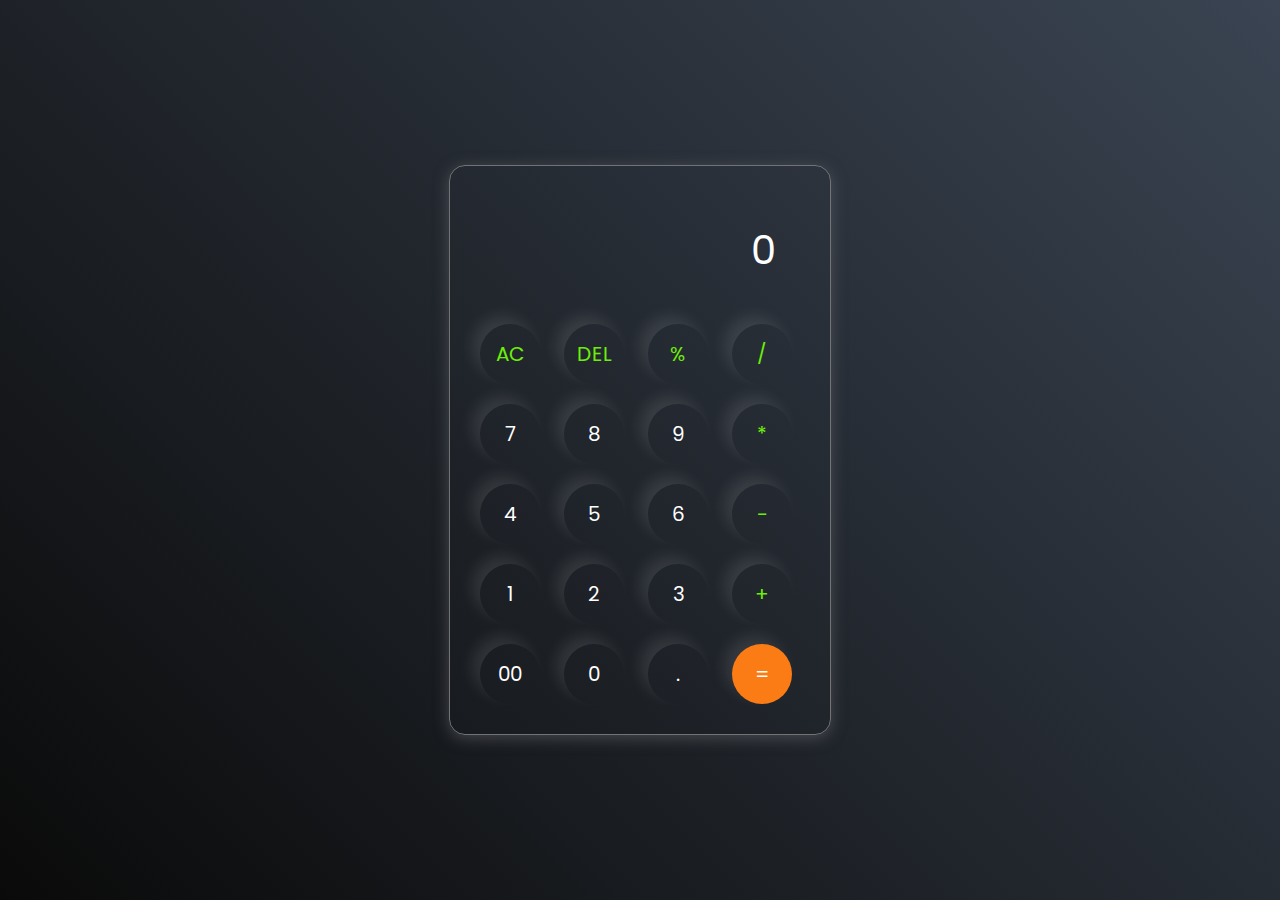
<file: calc.html>
<!DOCTYPE html>
<html lang="en">
  <head>
    <meta charset="UTF-8" />
    <meta http-equiv="X-UA-Compatible" content="IE=edge" />
    <meta name="viewport" content="width=device-width, initial-scale=1.0" />
    <link rel="stylesheet" href="calc.css" />
    <title>Calculator - By Code Traversal</title>
  </head>
  <body>
    <div class="container">
      <div class="calculator">
        <input type="text" id="inputBox" placeholder="0" />
        <div>
          <button class="button operator">AC</button>
          <button class="button operator">DEL</button>
          <button class="button operator">%</button>
          <button class="button operator">/</button>
        </div>
        <div>
          <button class="button">7</button>
          <button class="button">8</button>
          <button class="button">9</button>
          <button class="button operator">*</button>
        </div>
        <div>
          <button class="button">4</button>
          <button class="button">5</button>
          <button class="button">6</button>
          <button class="button operator">-</button>
        </div>
        <div>
          <button class="button">1</button>
          <button class="button">2</button>
          <button class="button">3</button>
          <button class="button operator">+</button>
        </div>

        <div>
          <button class="button">00</button>
          <button class="button">0</button>
          <button class="button">.</button>
          <button class="button equalBtn">=</button>
        </div>
      </div>
    </div>

    <script src="calc.js"></script>
  </body>
</html>
</file>
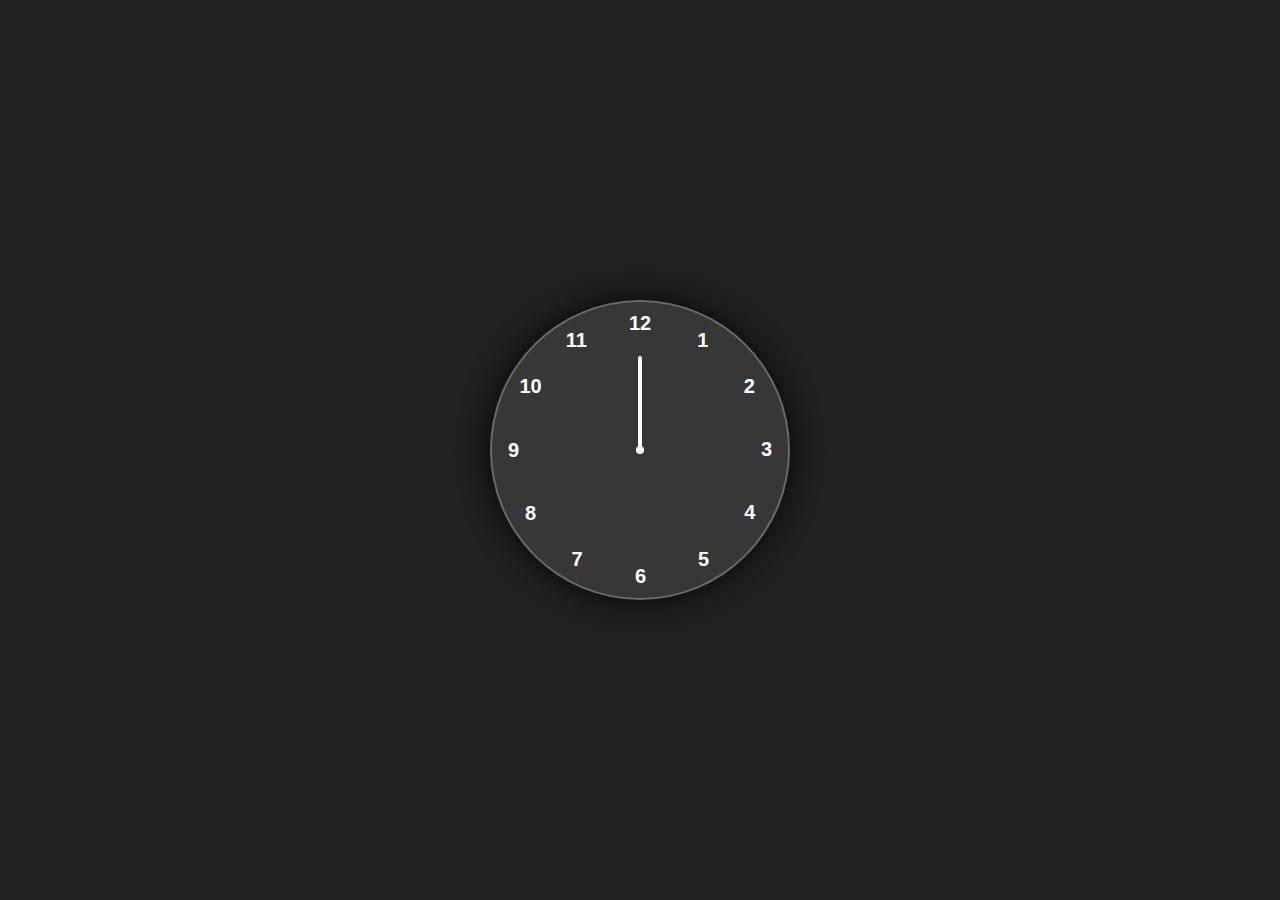
<file: clock.html>
<!DOCTYPE html>
<html lang="en">
  <head>
    <meta charset="UTF-8" />
    <meta http-equiv="X-UA-Compatible" content="IE=edge" />
    <meta name="viewport" content="width=device-width, initial-scale=1.0" />
    <link rel="stylesheet" href="clock.css" />
    <title>Analog Clock</title>
  </head>

  <body>
    <div class="container">
      <div class="clock">
        <div style="--clr: #ff3d58; --h: 74px" id="hour" class="hand">
          <i></i>
        </div>
        <div style="--clr: #00a6ff; --h: 84px" id="min" class="hand">
          <i></i>
        </div>
        <div style="--clr: #ffffff; --h: 94px" id="sec" class="hand">
          <i></i>
        </div>

        <span style="--i: 1"><b>1</b></span>
        <span style="--i: 2"><b>2</b></span>
        <span style="--i: 3"><b>3</b></span>
        <span style="--i: 4"><b>4</b></span>
        <span style="--i: 5"><b>5</b></span>
        <span style="--i: 6"><b>6</b></span>
        <span style="--i: 7"><b>7</b></span>
        <span style="--i: 8"><b>8</b></span>
        <span style="--i: 9"><b>9</b></span>
        <span style="--i: 10"><b>10</b></span>
        <span style="--i: 11"><b>11</b></span>
        <span style="--i: 12"><b>12</b></span>
      </div>
    </div>

    <script src="clock.js"></script>
  </body>
</html>
</file>
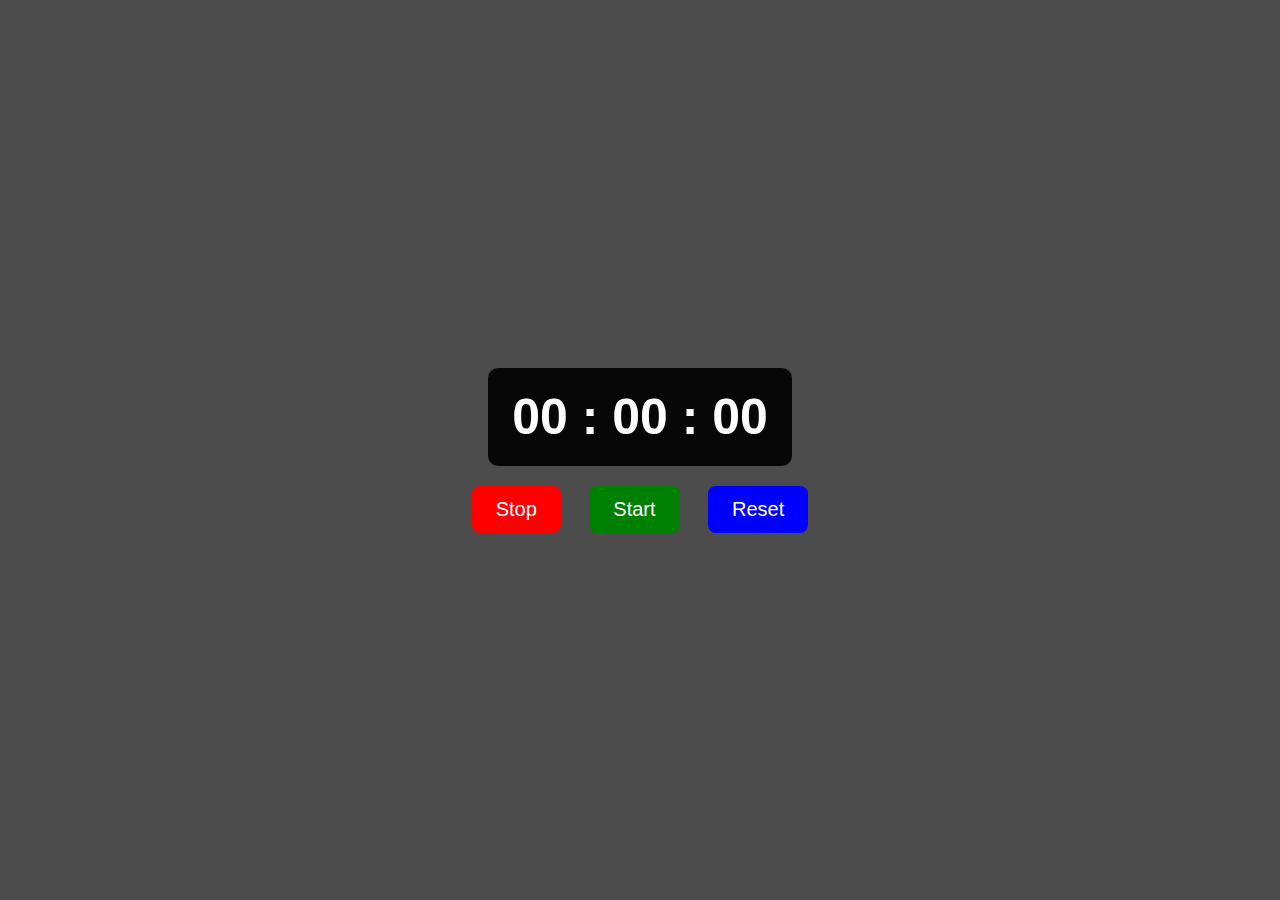
<file: stopwatch.html>
<!DOCTYPE html>
<html lang="en">
<head>
    <meta charset="UTF-8">
    <meta http-equiv="X-UA-Compatible" content="IE=edge">
    <meta name="viewport" content="width=device-width, initial-scale=1.0">
    <link rel="stylesheet" href="stopwatch.css">
    <title>Stopwatch</title>
</head>
<body>
    <div class="stopwatch">
        <div class="timerDisplay">00 : 00 : 00</div>
    </div>

    <div class="buttons">
        <button id="stopBtn" class="btn" style="--clr:red;">Stop</button>

        <button id="startBtn" class="btn" style="--clr:green">Start</button>

        <button id="resetBtn" class="btn" style="--clr:blue">Reset</button>
    </div>

    <script src="stopwatch.js"></script>
</body>
</html>
</file>
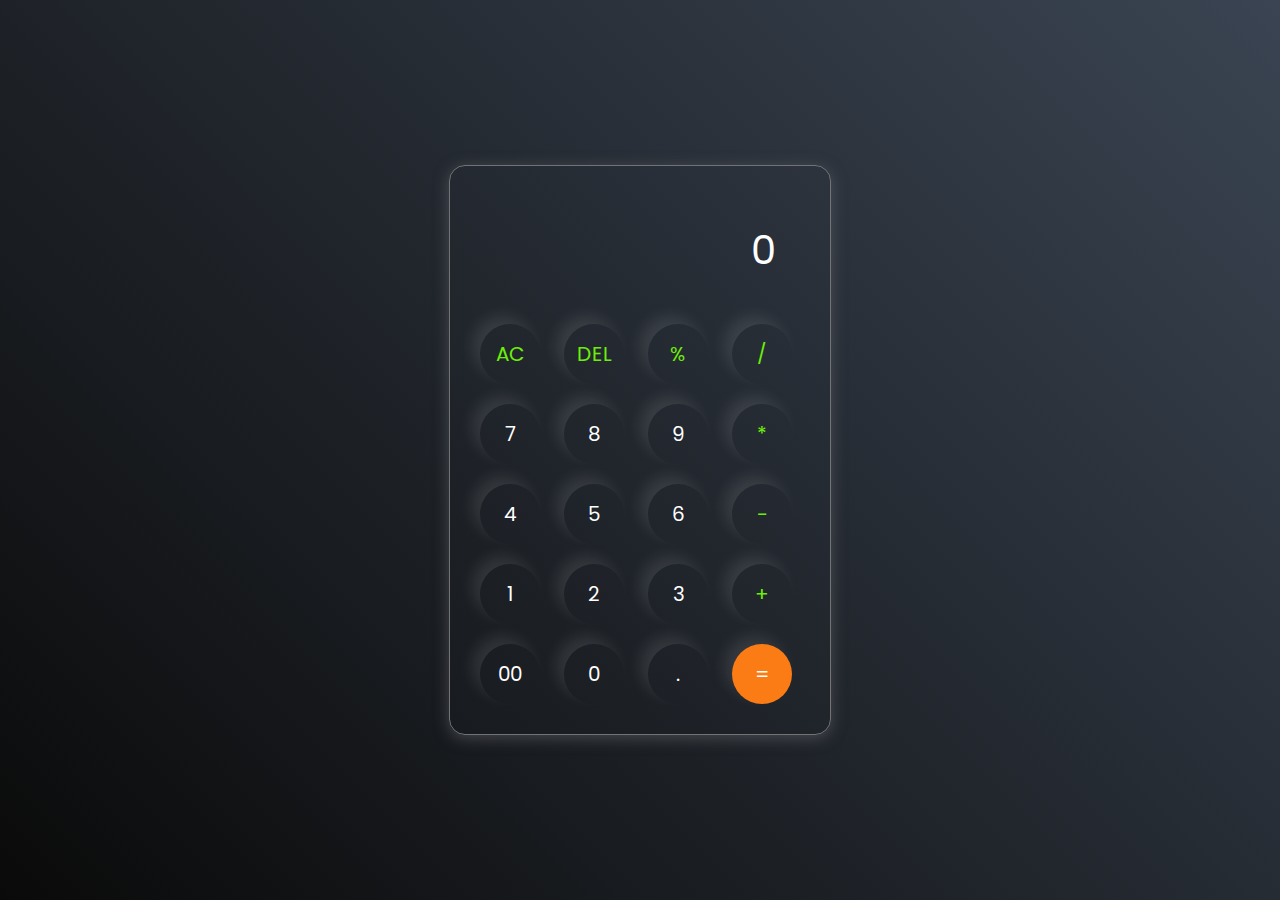
<file: calculator/calc.html>
<!DOCTYPE html>
<html lang="en">
  <head>
    <meta charset="UTF-8" />
    <meta http-equiv="X-UA-Compatible" content="IE=edge" />
    <meta name="viewport" content="width=device-width, initial-scale=1.0" />
    <link rel="stylesheet" href="calc.css" />
    <title>Calculator - By Code Traversal</title>
  </head>
  <body>
    <div class="container">
      <div class="calculator">
        <input type="text" id="inputBox" placeholder="0" />
        <div>
          <button class="button operator">AC</button>
          <button class="button operator">DEL</button>
          <button class="button operator">%</button>
          <button class="button operator">/</button>
        </div>
        <div>
          <button class="button">7</button>
          <button class="button">8</button>
          <button class="button">9</button>
          <button class="button operator">*</button>
        </div>
        <div>
          <button class="button">4</button>
          <button class="button">5</button>
          <button class="button">6</button>
          <button class="button operator">-</button>
        </div>
        <div>
          <button class="button">1</button>
          <button class="button">2</button>
          <button class="button">3</button>
          <button class="button operator">+</button>
        </div>

        <div>
          <button class="button">00</button>
          <button class="button">0</button>
          <button class="button">.</button>
          <button class="button equalBtn">=</button>
        </div>
      </div>
    </div>

    <script src="calc.js"></script>
  </body>
</html>
</file>
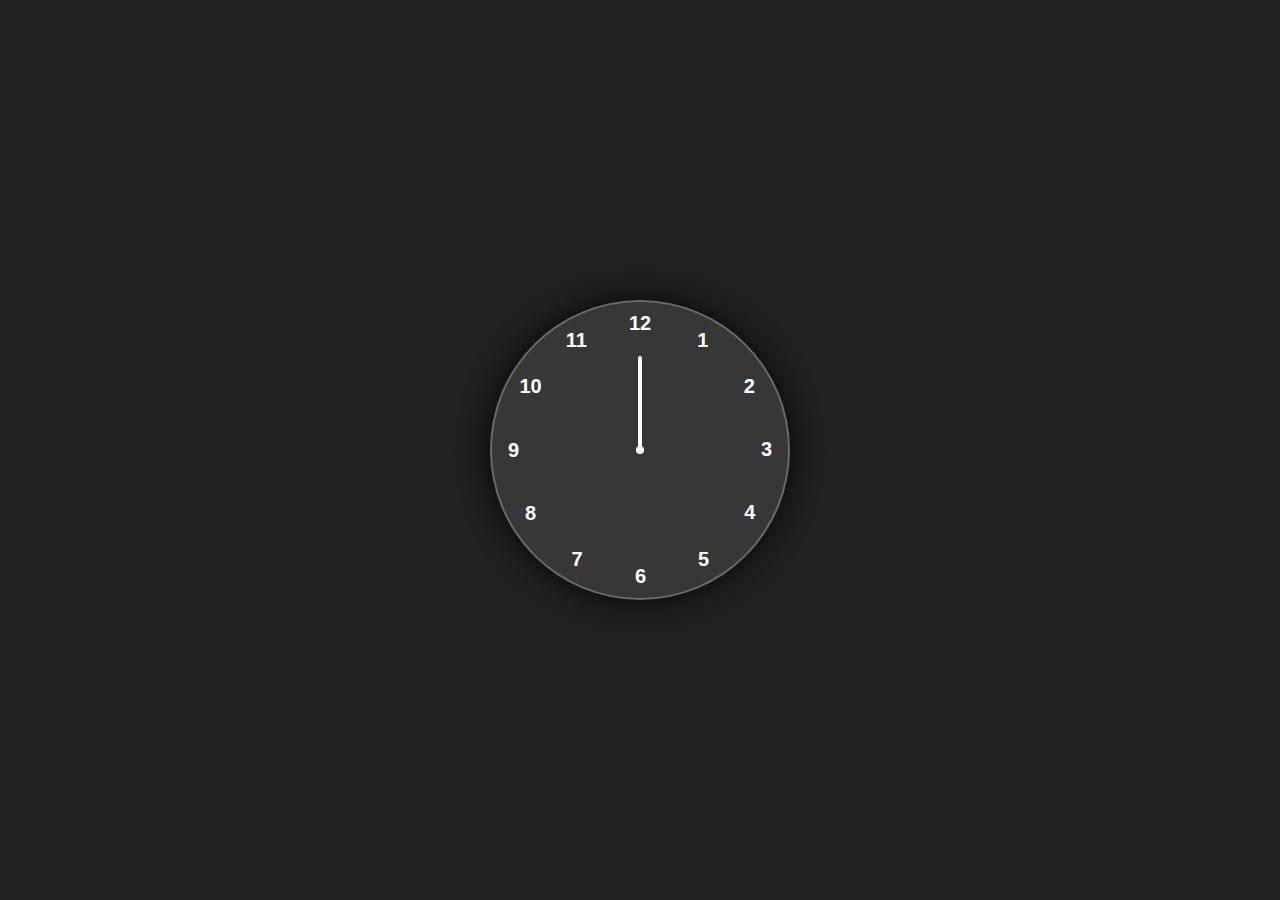
<file: clock/clock.html>
<!DOCTYPE html>
<html lang="en">
  <head>
    <meta charset="UTF-8" />
    <meta http-equiv="X-UA-Compatible" content="IE=edge" />
    <meta name="viewport" content="width=device-width, initial-scale=1.0" />
    <link rel="stylesheet" href="clock.css" />
    <title>Analog Clock</title>
  </head>

  <body>
    <div class="container">
      <div class="clock">
        <div style="--clr: #ff3d58; --h: 74px" id="hour" class="hand">
          <i></i>
        </div>
        <div style="--clr: #00a6ff; --h: 84px" id="min" class="hand">
          <i></i>
        </div>
        <div style="--clr: #ffffff; --h: 94px" id="sec" class="hand">
          <i></i>
        </div>

        <span style="--i: 1"><b>1</b></span>
        <span style="--i: 2"><b>2</b></span>
        <span style="--i: 3"><b>3</b></span>
        <span style="--i: 4"><b>4</b></span>
        <span style="--i: 5"><b>5</b></span>
        <span style="--i: 6"><b>6</b></span>
        <span style="--i: 7"><b>7</b></span>
        <span style="--i: 8"><b>8</b></span>
        <span style="--i: 9"><b>9</b></span>
        <span style="--i: 10"><b>10</b></span>
        <span style="--i: 11"><b>11</b></span>
        <span style="--i: 12"><b>12</b></span>
      </div>
    </div>

    <script src="clock.js"></script>
  </body>
</html>
</file>
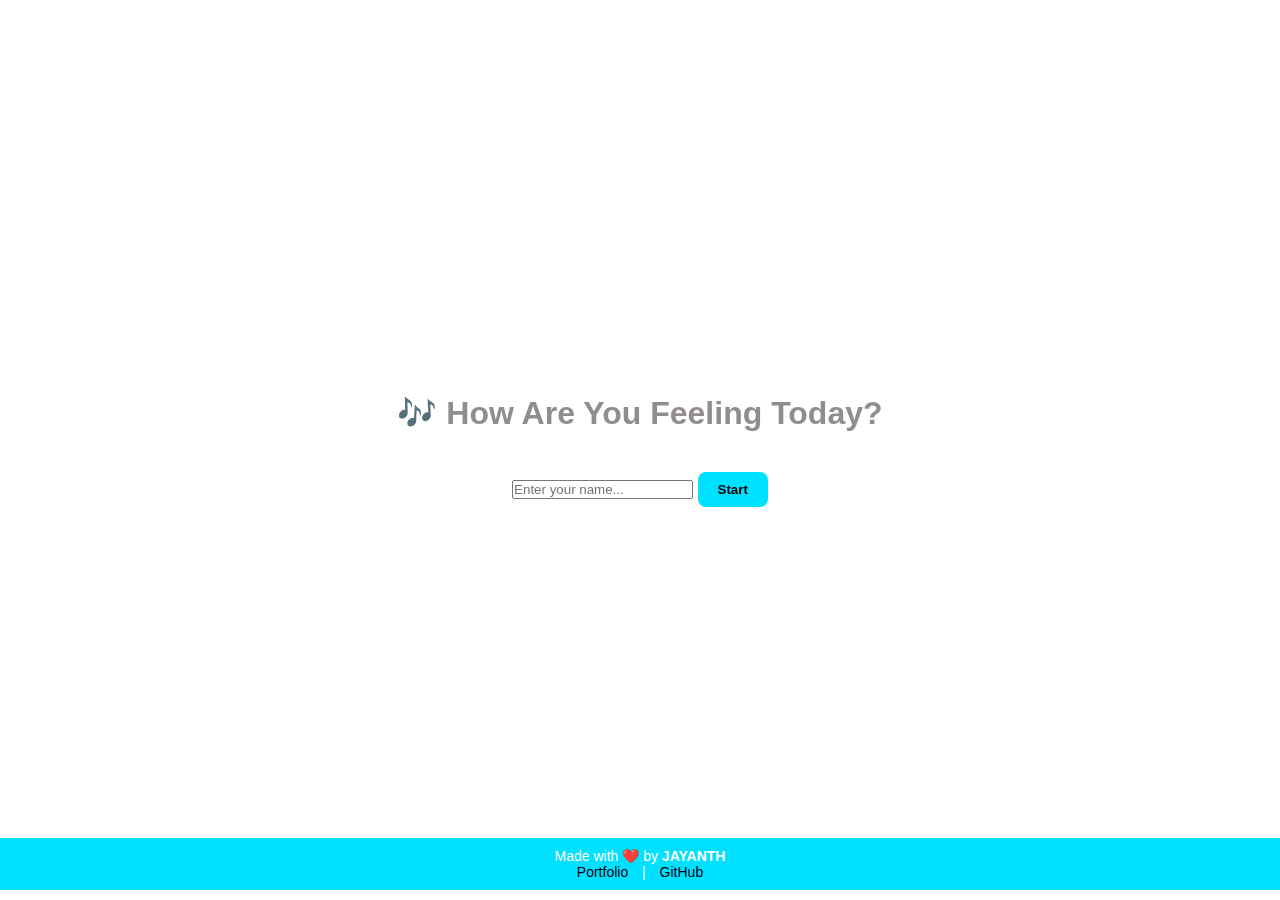
<file: musically/music.html>
<!DOCTYPE html>
<html lang="en">
<head>
  <meta charset="UTF-8" />
  <meta name="viewport" content="width=device-width, initial-scale=1.0"/>
  <title>Mood Music Recommender</title>
  <link rel="stylesheet" href="music.css" />
</head>
<body>
  <body>
  <div class="app">
    <h1>🎶 How Are You Feeling Today?</h1>

    <!-- Name Input -->
    <input type="text" id="nameInput" placeholder="Enter your name..." />
    <button id="startBtn">Start</button>

    <!-- Main content hidden by default -->
    <div id="mainContent" style="display: none;">
      <div class="mood-buttons">
        <button class="mood" data-mood="happy">😊 Happy</button>
        <button class="mood" data-mood="sad">😢 Sad</button>
        <button class="mood" data-mood="chill">😎 Chill</button>
        <button class="mood" data-mood="angry">😠 Angry</button>
      </div>
      <div class="output">
        <h2 id="quote">Your vibe will show up here!</h2>
        <iframe id="musicPlayer" width="360" height="215" frameborder="0"
                allow="autoplay; encrypted-media" allowfullscreen></iframe>
      </div>
      <div class="personal">
        <h3 id="moodScore">🧠 Calculating your mood vibe...</h3>
      </div>
    </div>
  </div>

  <div id="emojiRain"></div>

  <footer class="footer">
    <p>Made with ❤️ by <strong>JAYANTH</strong></p>
    <a href="https://delightful-gaufre-522682.netlify.app/" target="_blank">Portfolio</a> |
    <a href="https://github.com/your-github-username" target="_blank">GitHub</a>
  </footer>

  <script src="music.js"></script>
</body>


  
</html>
</file>
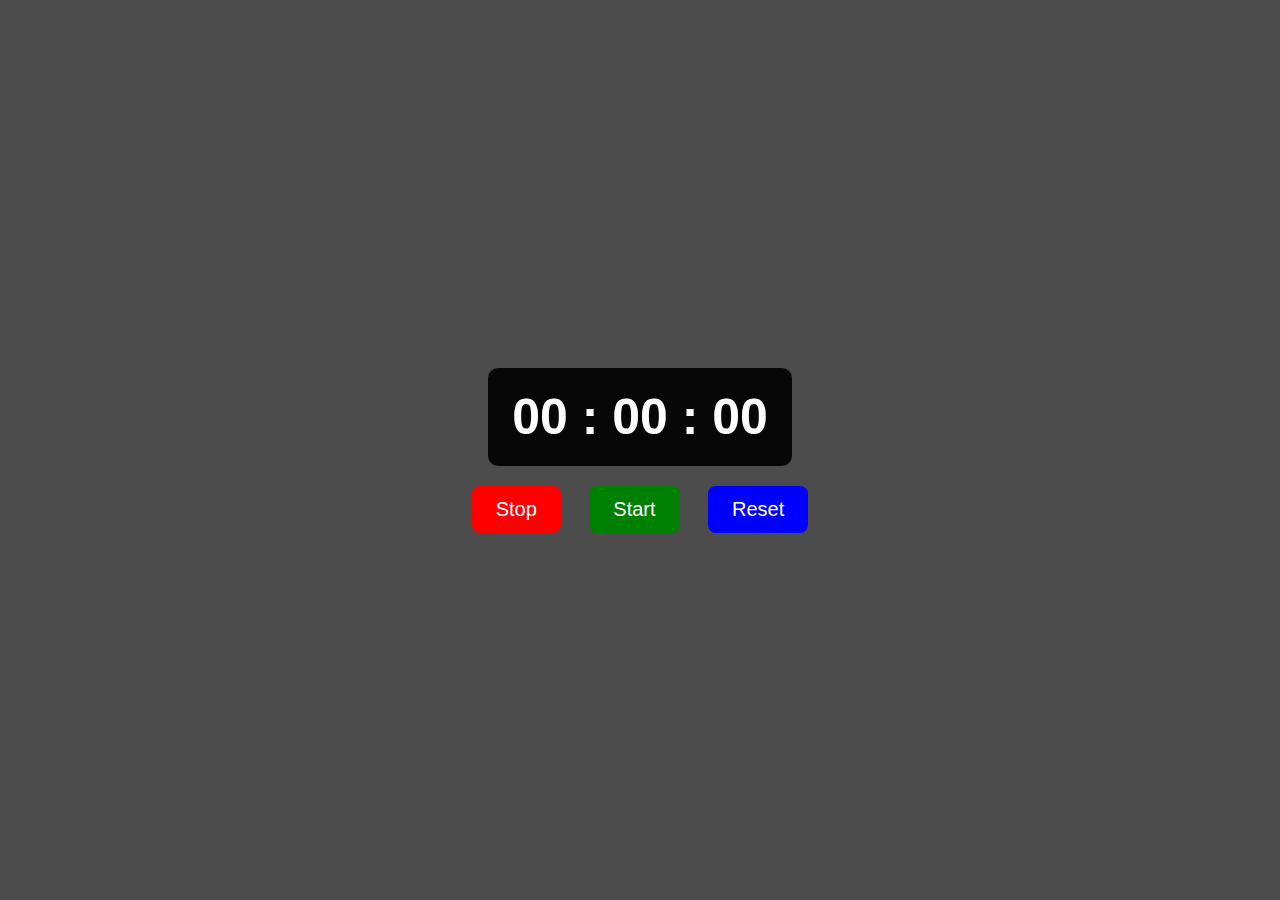
<file: stopwatch/stopwatch.html>
<!DOCTYPE html>
<html lang="en">
<head>
    <meta charset="UTF-8">
    <meta http-equiv="X-UA-Compatible" content="IE=edge">
    <meta name="viewport" content="width=device-width, initial-scale=1.0">
    <link rel="stylesheet" href="stopwatch.css">
    <title>Stopwatch</title>
</head>
<body>
    <div class="stopwatch">
        <div class="timerDisplay">00 : 00 : 00</div>
    </div>

    <div class="buttons">
        <button id="stopBtn" class="btn" style="--clr:red;">Stop</button>

        <button id="startBtn" class="btn" style="--clr:green">Start</button>

        <button id="resetBtn" class="btn" style="--clr:blue">Reset</button>
    </div>

    <script src="stopwatch.js"></script>
</body>
</html>
</file>
<file: calc.css>
@import url('https://fonts.googleapis.com/css2?family=Poppins:wght@500&display=swap');

*{
    margin: 0;
    padding: 0;
    box-sizing: border-box;
    font-family: 'Poppins', sans-serif;
}

body{
    width: 100%;
    height: 100vh;
    display: flex;
    justify-content: center;
    align-items: center;
    background: linear-gradient(45deg, #0a0a0a, #3a4452);
}

.calculator{
    border: 1px solid #717377;
    padding: 20px;
    border-radius: 16px;
    background: transparent;
    box-shadow: 0px 3px 15px rgba(113, 115, 119, 0.5);

}

input{
    width: 320px;
    border: none;
    padding: 24px;
    margin: 10px;
    background: transparent;
    box-shadow: 0px 3px 15px rgbs(84, 84, 84, 0.1);
    font-size: 40px;
    text-align: right;
    cursor: pointer;
    color: #ffffff;
}

input::placeholder{
    color: #ffffff;
}

button{
    border: none;
    width: 60px;
    height: 60px;
    margin: 10px;
    border-radius: 50%;
    background: transparent;
    color: #ffffff;
    font-size: 20px;
    box-shadow: -8px -8px 15px rgba(255, 255, 255, 0.1);
    cursor: pointer;
}

.equalBtn{
    background-color: #fb7c14;
}

.operator{
    color: #6dee0a;
}
</file>
<file: clock.css>
*{
    margin: 0;
    padding: 0;
    box-sizing: border-box;
    font-family: sans-serif;
    color: #ffffff;
}

body{
    display: flex;
    justify-content: center;
    align-items: center;
    min-height: 100vh;
    background-color: #212121;
}

.container{
    position: relative;
}

.clock{
    width: 300px;
    height: 300px;
    border-radius: 50%;
    background-color: rgba(255, 255, 255, 0.1);
    border: 2px solid rgba(255, 255, 255, 0.25);
    box-shadow: 0px 0px 30px rgba(0, 0, 0, 0.9);
    display: flex;
    justify-content: center;
    align-items: center;
}

.clock span{
    position: absolute;
    transform: rotate(calc(30deg * var(--i))); 
    inset: 12px;
    text-align: center;
}

.clock span b{
    transform: rotate(calc(-30deg * var(--i)));
    display: inline-block;
    font-size: 20px;
}

.clock::before{
    content: '';
    position: absolute;
    width: 8px;
    height: 8px;
    border-radius: 50%;
    background-color: #fff;
    z-index: 2;
}

.hand{
    position: absolute;
    display: flex;
    justify-content: center;
    align-items: flex-end;
}
.hand i{
    position: absolute;
    background-color: var(--clr);
    width: 4px;
    height: var(--h);
    border-radius: 8px;
}
</file>
<file: stopwatch.css>
*{
    margin: 0;
    padding: 0;
    box-sizing: border-box;
    font-family: Verdana, Geneva, Tahoma, sans-serif;
}

body{
    background-color: rgba(0, 0, 0, 0.7);
    color: #ffffff;
    display: flex;
    justify-content: center;
    align-items: center;
    min-height: 100vh;
    flex-direction: column;
}

.stopwatch{
    background-color: rgba(0, 0, 0, 0.9);
    padding: 20px 24px;
    border-radius: 10px;
}

.timerDisplay{
    font-size: 50px;
    font-weight: 600;
}

.buttons{
    margin-top: 20px;
}

.btn{
    font-size: 20px;
    background: none;
    border: none;
    color: #fff;
    background-color: var(--clr);
    padding: 12px 24px;
    margin-inline: 12px;
    border-radius: 8px;
    cursor: pointer;
}
</file>
<file: calculator/calc.css>
@import url('https://fonts.googleapis.com/css2?family=Poppins:wght@500&display=swap');

*{
    margin: 0;
    padding: 0;
    box-sizing: border-box;
    font-family: 'Poppins', sans-serif;
}

body{
    width: 100%;
    height: 100vh;
    display: flex;
    justify-content: center;
    align-items: center;
    background: linear-gradient(45deg, #0a0a0a, #3a4452);
}

.calculator{
    border: 1px solid #717377;
    padding: 20px;
    border-radius: 16px;
    background: transparent;
    box-shadow: 0px 3px 15px rgba(113, 115, 119, 0.5);

}

input{
    width: 320px;
    border: none;
    padding: 24px;
    margin: 10px;
    background: transparent;
    box-shadow: 0px 3px 15px rgbs(84, 84, 84, 0.1);
    font-size: 40px;
    text-align: right;
    cursor: pointer;
    color: #ffffff;
}

input::placeholder{
    color: #ffffff;
}

button{
    border: none;
    width: 60px;
    height: 60px;
    margin: 10px;
    border-radius: 50%;
    background: transparent;
    color: #ffffff;
    font-size: 20px;
    box-shadow: -8px -8px 15px rgba(255, 255, 255, 0.1);
    cursor: pointer;
}

.equalBtn{
    background-color: #fb7c14;
}

.operator{
    color: #6dee0a;
}
</file>
<file: clock/clock.css>
*{
    margin: 0;
    padding: 0;
    box-sizing: border-box;
    font-family: sans-serif;
    color: #ffffff;
}

body{
    display: flex;
    justify-content: center;
    align-items: center;
    min-height: 100vh;
    background-color: #212121;
}

.container{
    position: relative;
}

.clock{
    width: 300px;
    height: 300px;
    border-radius: 50%;
    background-color: rgba(255, 255, 255, 0.1);
    border: 2px solid rgba(255, 255, 255, 0.25);
    box-shadow: 0px 0px 30px rgba(0, 0, 0, 0.9);
    display: flex;
    justify-content: center;
    align-items: center;
}

.clock span{
    position: absolute;
    transform: rotate(calc(30deg * var(--i))); 
    inset: 12px;
    text-align: center;
}

.clock span b{
    transform: rotate(calc(-30deg * var(--i)));
    display: inline-block;
    font-size: 20px;
}

.clock::before{
    content: '';
    position: absolute;
    width: 8px;
    height: 8px;
    border-radius: 50%;
    background-color: #fff;
    z-index: 2;
}

.hand{
    position: absolute;
    display: flex;
    justify-content: center;
    align-items: flex-end;
}
.hand i{
    position: absolute;
    background-color: var(--clr);
    width: 4px;
    height: var(--h);
    border-radius: 8px;
}
</file>
<file: musically/music.css>
* {
  box-sizing: border-box;
  margin: 0;
  padding: 0;
}

body {
  font-family: 'Segoe UI', sans-serif;
  min-height: 100vh;
  display: flex;
  align-items: center;
  justify-content: center;
  transition: 0.5s;
  overflow: hidden;
}

.app {
  text-align: center;
  padding: 20px;
  color: #918d8d;
  z-index: 1;
  position: relative;
}

h1 {
  margin-bottom: 30px;
  font-size: 2rem;
}

.mood-buttons {
  display: flex;
  flex-wrap: wrap;
  gap: 15px;
  justify-content: center;
  margin-bottom: 25px;
}

.mood {
  padding: 12px 24px;
  font-size: 16px;
  border: none;
  border-radius: 25px;
  cursor: pointer;
  background: rgba(255, 255, 255, 0.2);
  color: white;
  transition: 0.3s;
}

.mood:hover {
  background: rgba(255, 255, 255, 0.4);
}

.output {
  margin-top: 20px;
}

#musicPlayer {
  margin-top: 20px;
  border-radius: 10px;
}

#emojiRain {
  position: fixed;
  top: 0;
  left: 0;
  width: 100%;
  height: 100%;
  pointer-events: none;
  z-index: 0;
}

.emoji {
  position: absolute;
  font-size: 2rem;
  animation: fall linear;
}

@keyframes fall {
  to {
    transform: translateY(100vh) rotate(360deg);
    opacity: 0;
  }
}
.footer {
  position: fixed;
  bottom: 10px;
  text-align: center;
  width: 100%;
  font-size: 14px;
  color: white;
  background-color: #00e0ff;
  padding: 10px 0;
}

.footer a {
  color: #00000f;
  text-decoration: none;
  margin: 0 10px;
}

.footer a:hover {
  text-decoration: underline;
}

.personal {
  margin-top: 20px;
  color: white;
}
input #nameInput {
  padding: 10px 15px;
  font-size: 16px;
  border-radius: 10px;
  border: none;
  outline: none;
  width: 250px;
  text-align: center;
  margin-bottom: 10px;
}

#startBtn {
  padding: 10px 20px;
  margin-top: 10px;
  border: none;
  border-radius: 8px;
  background-color: #00e0ff;
  color: #000;
  font-weight: bold;
  cursor: pointer;
  transition: 0.2s;
}

#startBtn:hover {
  background-color: #00aaff;
}
</file>
<file: stopwatch/stopwatch.css>
*{
    margin: 0;
    padding: 0;
    box-sizing: border-box;
    font-family: Verdana, Geneva, Tahoma, sans-serif;
}

body{
    background-color: rgba(0, 0, 0, 0.7);
    color: #ffffff;
    display: flex;
    justify-content: center;
    align-items: center;
    min-height: 100vh;
    flex-direction: column;
}

.stopwatch{
    background-color: rgba(0, 0, 0, 0.9);
    padding: 20px 24px;
    border-radius: 10px;
}

.timerDisplay{
    font-size: 50px;
    font-weight: 600;
}

.buttons{
    margin-top: 20px;
}

.btn{
    font-size: 20px;
    background: none;
    border: none;
    color: #fff;
    background-color: var(--clr);
    padding: 12px 24px;
    margin-inline: 12px;
    border-radius: 8px;
    cursor: pointer;
}
</file>
